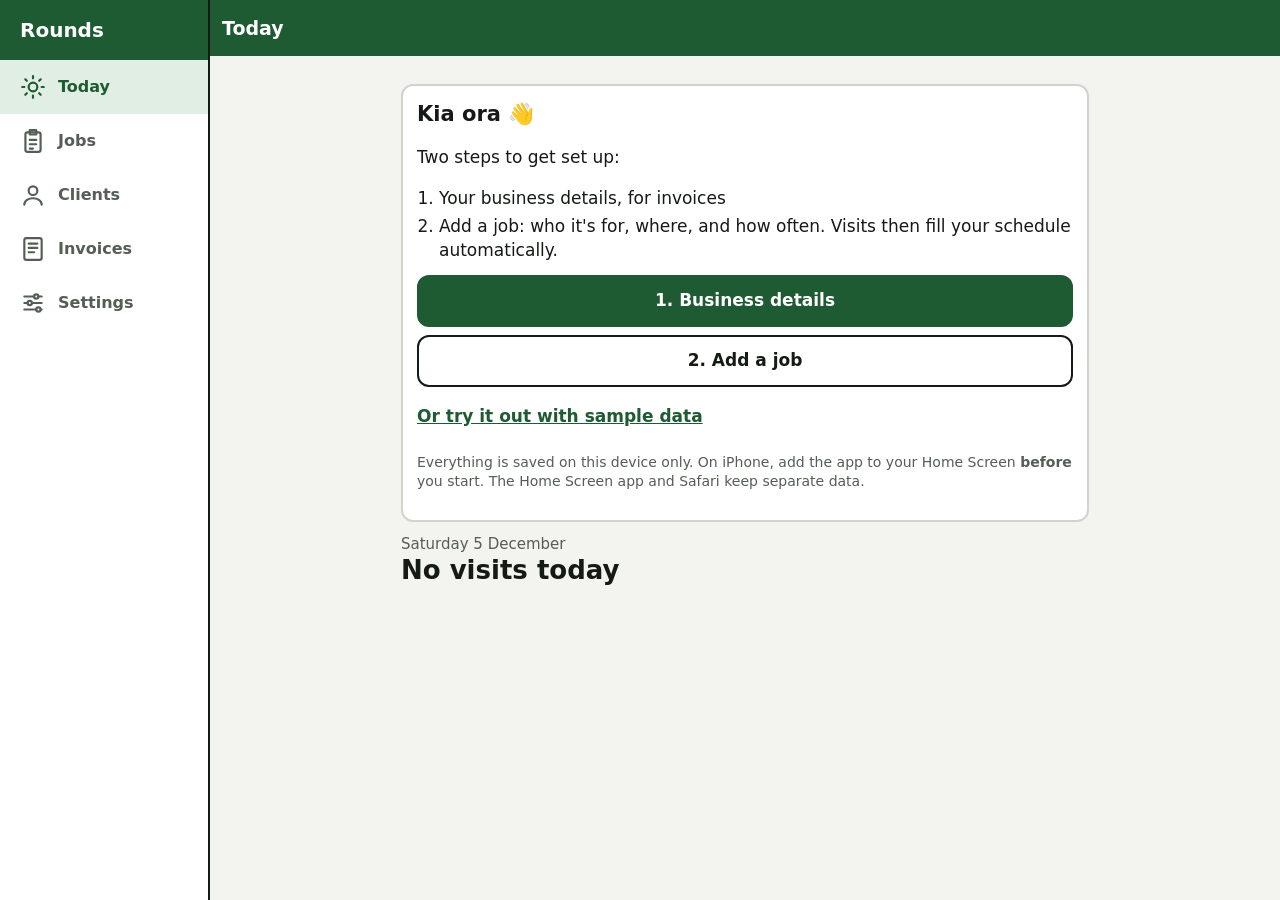
<file: index.html>
<!DOCTYPE html>
<html lang="en-NZ">
<head>
<meta charset="utf-8">
<meta name="viewport" content="width=device-width, initial-scale=1, viewport-fit=cover">
<title>Rounds</title>
<meta name="theme-color" content="#1e5a32">
<meta name="apple-mobile-web-app-capable" content="yes">
<meta name="mobile-web-app-capable" content="yes">
<meta name="apple-mobile-web-app-status-bar-style" content="black-translucent">
<meta name="apple-mobile-web-app-title" content="Rounds">
<link rel="manifest" href="manifest.webmanifest">
<link rel="icon" href="icon-192.png">
<link rel="apple-touch-icon" href="apple-touch-icon.png">
<link rel="stylesheet" href="styles.css">
</head>
<body>
<div id="app">
  <nav id="nav">
    <div class="brand">Rounds</div>
    <button data-tab="today" onclick="go('today')">
      <svg viewBox="0 0 24 24" fill="none" stroke="currentColor" stroke-width="2" stroke-linecap="round"><circle cx="12" cy="12" r="4"/><path d="M12 2v2M12 20v2M4.9 4.9l1.4 1.4M17.7 17.7l1.4 1.4M2 12h2M20 12h2M4.9 19.1l1.4-1.4M17.7 6.3l1.4-1.4"/></svg>Today</button>
    <button data-tab="jobs" onclick="go('jobs')">
      <svg viewBox="0 0 24 24" fill="none" stroke="currentColor" stroke-width="2" stroke-linecap="round" stroke-linejoin="round"><rect x="5" y="4" width="14" height="18" rx="2"/><path d="M9 2h6v4H9zM9 11h6M9 15h6M9 19h3"/></svg>Jobs</button>
    <button data-tab="clients" onclick="go('clients')">
      <svg viewBox="0 0 24 24" fill="none" stroke="currentColor" stroke-width="2" stroke-linecap="round"><circle cx="12" cy="8" r="4"/><path d="M4 21c0-4 4-6 8-6s8 2 8 6"/></svg>Clients</button>
    <button data-tab="money" onclick="go('money')">
      <svg viewBox="0 0 24 24" fill="none" stroke="currentColor" stroke-width="2" stroke-linecap="round"><rect x="4" y="2" width="16" height="20" rx="2"/><path d="M8 7h8M8 11h8M8 15h5"/></svg>Invoices</button>
    <button data-tab="settings" onclick="go('settings')">
      <svg viewBox="0 0 24 24" fill="none" stroke="currentColor" stroke-width="2" stroke-linecap="round"><path d="M4 6h9M17 6h3M4 12h3M11 12h9M4 18h11M19 18h1"/><circle cx="15" cy="6" r="2"/><circle cx="9" cy="12" r="2"/><circle cx="17" cy="18" r="2"/></svg>Settings</button>
  </nav>
  <div id="main">
    <header>
      <button id="back" hidden aria-label="Back">‹</button>
      <h1 id="title">Today</h1>
      <button id="action" hidden></button>
    </header>
    <main id="view"></main>
  </div>
</div>
<div id="sheet" hidden></div>
<div id="toast" hidden></div>
<div id="print"></div>
<noscript>Rounds needs JavaScript turned on.</noscript>
<script src="app.js"></script>
</body>
</html>
</file>
<file: styles.css>
/* Rounds v1: high contrast and big tap targets, for use outdoors with gloves on */
:root {
  --bg: #f3f4f0; --card: #fff; --ink: #141a14; --muted: #545e54; --line: #cfd5cb;
  --green: #1e5a32; --green-2: #e1eee4; --warn: #8a5100; --warn-bg: #fff3dc;
  --bad: #b3261e; --r: 12px; --tap: 52px;
}
* { box-sizing: border-box; }
html { -webkit-text-size-adjust: 100%; }
body { margin: 0; font: 17px/1.4 system-ui, -apple-system, "Segoe UI", Roboto, sans-serif; color: var(--ink); background: var(--bg); }
[hidden] { display: none !important; }

/* ---------- layout ---------- */
#app { display: flex; min-height: 100vh; }
#main { flex: 1; min-width: 0; padding-bottom: calc(84px + env(safe-area-inset-bottom)); }
#view { max-width: 720px; margin: 0 auto; padding: 16px; }
header { position: sticky; top: 0; z-index: 10; background: var(--green); color: #fff; display: flex; align-items: center; gap: 4px;
  padding: env(safe-area-inset-top) 8px 0; min-height: calc(56px + env(safe-area-inset-top)); }
header h1 { flex: 1; font-size: 19px; margin: 0 4px; white-space: nowrap; overflow: hidden; text-overflow: ellipsis; }
header button { background: none; border: 0; color: #fff; font: inherit; font-weight: 700; min-height: 48px; min-width: 48px; padding: 0 10px; cursor: pointer; }
#back { font-size: 30px; line-height: 1; }

#nav { position: fixed; bottom: 0; left: 0; right: 0; display: flex; background: #fff; border-top: 2px solid var(--ink);
  padding-bottom: env(safe-area-inset-bottom); z-index: 20; }
#nav button { flex: 1; min-height: 64px; display: flex; flex-direction: column; align-items: center; justify-content: center; gap: 2px;
  font: inherit; font-size: 12px; font-weight: 700; color: var(--muted); background: none; border: 0; cursor: pointer; }
#nav button.on { color: var(--green); background: var(--green-2); }
#nav svg { width: 26px; height: 26px; }
#nav .brand { display: none; }

@media (min-width: 900px) {
  #nav { position: sticky; top: 0; height: 100vh; flex-direction: column; width: 210px; flex: none; border-top: 0; border-right: 2px solid var(--ink); padding: 0; }
  #nav .brand { display: block; background: var(--green); color: #fff; font-weight: 800; font-size: 20px; padding: 16px 20px; min-height: 56px; }
  #nav button { flex: none; flex-direction: row; justify-content: flex-start; gap: 12px; padding: 0 20px; font-size: 16px; min-height: 54px; }
  #main { padding-bottom: 32px; }
}

/* ---------- type ---------- */
h2 { font-size: 18px; margin: 24px 0 8px; }
h3 { font-size: 21px; margin: 0 0 8px; }
.hero { margin: 4px 0 14px; }
.big { font-size: 26px; font-weight: 800; line-height: 1.2; }
.sub { color: var(--muted); font-size: 15px; }
.sm { font-size: 14px; }
.bad { color: var(--bad); font-weight: 700; }
.ok { color: var(--green); font-weight: 700; }
.center { text-align: center; }
.right, .r { text-align: right; }
.label { display: block; font-size: 13px; font-weight: 800; text-transform: uppercase; letter-spacing: .04em; color: var(--muted); margin: 18px 0 6px; }
.section-head { display: flex; align-items: baseline; justify-content: space-between; }

/* ---------- buttons ---------- */
.btn { display: flex; align-items: center; justify-content: center; gap: 8px; width: 100%; min-height: var(--tap); margin: 8px 0; padding: 0 16px;
  border: 2px solid var(--ink); border-radius: var(--r); background: #fff; color: var(--ink); font: inherit; font-weight: 700;
  text-decoration: none; text-align: center; cursor: pointer; }
.btn:active { transform: translateY(1px); }
.btn.primary { background: var(--green); border-color: var(--green); color: #fff; }
.btn.big { min-height: 64px; font-size: 19px; }
.btn.danger { border-color: var(--bad); color: var(--bad); margin-top: 24px; }
.btn.rain { background: #263238; border-color: #263238; color: #fff; }
.btn.sm { width: auto; min-height: 44px; margin: 0; padding: 0 14px; font-size: 15px; flex: none; }
.btn.sq { width: 52px; margin: 0; flex: none; font-size: 24px; padding: 0; }
.link { background: none; border: 0; color: var(--green); font: inherit; font-weight: 700; padding: 10px 0; cursor: pointer; text-decoration: underline; min-height: 44px; }
.links { display: flex; justify-content: space-between; flex-wrap: wrap; margin-top: 8px; }
.grid2, .grid3 { display: grid; gap: 8px; grid-template-columns: 1fr 1fr; margin: 8px 0; }
.grid3 { grid-template-columns: repeat(3, 1fr); }
.grid2 > .btn, .grid3 > .btn, .grid2 > .card { margin: 0; }
.row { display: flex; gap: 8px; align-items: center; }
.row .btn { width: auto; margin: 0; }
.stack { display: flex; flex-direction: column; align-items: flex-end; gap: 6px; }

/* ---------- cards & lists ---------- */
.card { display: block; background: var(--card); border: 2px solid var(--line); border-radius: var(--r); padding: 14px; margin: 12px 0; }
button.card, .card.tap { width: 100%; text-align: left; font: inherit; color: inherit; cursor: pointer; }
.card.warn { border-color: var(--warn); background: var(--warn-bg); }
.card.summary { display: flex; justify-content: space-between; align-items: center; border-color: var(--ink); }
.welcome ol { padding-left: 22px; margin: 8px 0 12px; }
.welcome li { margin-bottom: 4px; }
.mini { padding: 8px 0; border-bottom: 1px solid #ecd9b5; cursor: pointer; }
.list { background: #fff; border: 2px solid var(--line); border-radius: var(--r); padding: 0 12px; }
.item { display: flex; align-items: center; gap: 12px; width: 100%; min-height: 64px; padding: 12px 2px; text-align: left; background: none;
  border: 0; border-bottom: 1px solid var(--line); font: inherit; color: inherit; cursor: pointer; }
.list > .item:last-child, .card > .item:last-of-type { border-bottom: 0; }
.card > .item { border-top: 1px solid var(--line); border-bottom: 0; }
.grow { flex: 1; min-width: 0; }
.chev { font-size: 26px; color: var(--muted); flex: none; }
.amt { font-weight: 800; white-space: nowrap; }
.empty { padding: 26px 16px; text-align: center; color: var(--muted); border: 2px dashed var(--line); border-radius: var(--r); margin: 12px 0; }
.pad { padding: 10px 12px; }

/* ---------- today's run ---------- */
.run { list-style: none; padding: 0; margin: 0; }
.visit { display: flex; align-items: center; gap: 12px; background: #fff; border: 2px solid var(--ink); border-radius: var(--r); padding: 12px; margin-bottom: 10px; cursor: pointer; }
.visit .num { flex: none; width: 42px; height: 42px; border-radius: 50%; background: var(--ink); color: #fff; display: grid; place-items: center; font-weight: 800; font-size: 18px; }
.visit.done { border-color: var(--line); color: var(--muted); }
.visit.done .num { background: var(--green); }
.visit.done .name { text-decoration: line-through; }
.visit.skipped { opacity: .55; border-style: dashed; }
.name { font-weight: 800; font-size: 18px; }
.flag { display: inline-block; margin-top: 6px; font-size: 13px; font-weight: 800; background: var(--warn-bg); color: var(--warn); padding: 2px 8px; border-radius: 6px; border: 1px solid var(--warn); }
.updown { display: flex; flex-direction: column; gap: 6px; }
.updown button { width: 52px; height: 44px; border: 2px solid var(--ink); border-radius: 8px; background: #fff; font-size: 18px; cursor: pointer; }
.notes { background: var(--warn-bg); border-left: 6px solid var(--warn); border-radius: 8px; padding: 12px 14px; margin: 12px 0; font-weight: 700; }
.notes .label { margin-top: 0; color: var(--warn); }
.badge { display: inline-block; font-size: 13px; font-weight: 800; text-transform: uppercase; padding: 3px 10px; border-radius: 6px; background: #e3e7df; margin-bottom: 6px; }
.badge.done { background: var(--green); color: #fff; }

/* ---------- forms ---------- */
label { display: block; font-weight: 700; margin: 14px 0 6px; }
input, select, textarea { width: 100%; min-height: var(--tap); padding: 12px; font: inherit; color: var(--ink); background: #fff;
  border: 2px solid #7d887d; border-radius: 10px; }
input:focus, select:focus, textarea:focus { outline: 3px solid #86b893; border-color: var(--green); }
textarea { resize: vertical; min-height: 0; }
input[type=search] { margin-bottom: 12px; }
.two { display: grid; grid-template-columns: minmax(0, 1fr) minmax(0, 1fr); gap: 10px; }
input[type=date], input[type=time] { min-width: 0; -webkit-appearance: none; appearance: none; }
fieldset { border: 2px solid var(--line); border-radius: var(--r); padding: 4px 14px 14px; margin: 18px 0; }
legend { font-weight: 800; padding: 0 6px; }
.check { display: flex; align-items: center; gap: 12px; min-height: var(--tap); padding: 4px 12px; margin: 0 0 8px; border: 2px solid var(--line); border-radius: 10px; background: #fff; font-weight: 600; cursor: pointer; }
.check input { width: 26px; height: 26px; min-height: 0; flex: none; accent-color: var(--green); }
.chips { display: flex; flex-wrap: wrap; gap: 8px; margin: 6px 0 8px; }
.chip { position: relative; display: inline-flex; align-items: center; min-height: 44px; margin: 0; padding: 0 14px; border: 2px solid var(--line); border-radius: 22px;
  background: #fff; font: inherit; font-size: 15px; font-weight: 700; color: var(--ink); cursor: pointer; }
.chip input { position: absolute; opacity: 0; width: 0; height: 0; min-height: 0; }
.chip:has(input:checked) { background: var(--green); border-color: var(--green); color: #fff; }
.seg { display: flex; border: 2px solid var(--ink); border-radius: 10px; overflow: hidden; margin: 8px 0; }
.seg > button, .seg > label { position: relative; flex: 1; display: flex; align-items: center; justify-content: center; min-height: 50px; margin: 0; padding: 0 6px;
  border: 0; background: #fff; font: inherit; font-size: 15px; font-weight: 700; color: var(--ink); cursor: pointer; text-align: center; }
.seg > * + * { border-left: 2px solid var(--ink); }
.seg > .on, .seg > label:has(input:checked) { background: var(--ink); color: #fff; }
.seg input { position: absolute; opacity: 0; width: 0; height: 0; min-height: 0; }
.tabs { display: flex; gap: 6px; overflow-x: auto; margin: 12px 0; }
.tabs button { flex: 1 0 auto; min-height: 48px; padding: 0 12px; border: 2px solid var(--ink); border-radius: 10px; background: #fff; font: inherit; font-size: 15px; font-weight: 700; white-space: nowrap; cursor: pointer; }
.tabs button.on { background: var(--ink); color: #fff; }

/* ---------- schedule ---------- */
.weeknav { display: flex; align-items: center; gap: 8px; margin-bottom: 4px; }
.day { background: #fff; border: 2px solid var(--line); border-radius: var(--r); margin: 10px 0; overflow: hidden; }
.day.today { border-color: var(--ink); }
.day.past { opacity: .7; }
.day.over { outline: 3px dashed var(--green); }
.day-head { display: flex; justify-content: space-between; padding: 10px 12px; background: #eceee8; }
.slot { display: flex; gap: 10px; align-items: center; min-height: 54px; padding: 6px 12px; border-top: 1px solid var(--line); cursor: pointer; }
.slot .time { width: 46px; flex: none; font-size: 14px; color: var(--muted); }
.slot.done { color: var(--muted); }

/* ---------- messages ---------- */
.contact-row { display: flex; gap: 8px; align-items: center; padding: 12px 0; border-bottom: 1px solid var(--line); }
.contact-row.sent b::after, .sent-wrap .contact-row b::after { content: "  ✓ sent"; color: var(--green); }
.msg { background: var(--bg); border-radius: 10px; padding: 12px; margin: 10px 0; font-size: 15px; }

/* ---------- quote / invoice editor ---------- */
.line { border: 2px solid var(--line); border-radius: 10px; padding: 8px; margin-bottom: 8px; background: #fff; }
.line-nums { display: flex; gap: 6px; align-items: center; margin-top: 6px; }
.line-nums input { min-height: 46px; padding: 8px; }
.line-nums .qty { width: 62px; flex: none; }
.line-nums .unit { width: 104px; flex: none; }
.lt { flex: 1; text-align: right; font-weight: 800; }
.x { width: 44px; height: 44px; flex: none; border: 0; background: none; font-size: 20px; color: var(--bad); cursor: pointer; }
.totals { background: #fff; border: 2px solid var(--ink); border-radius: var(--r); padding: 12px 14px; margin: 14px 0; }
.totals div { display: flex; justify-content: space-between; padding: 3px 0; }
.totals .grand { font-size: 21px; font-weight: 800; }
.totals div + .grand, .totals .grand + div { border-top: 2px solid var(--line); margin-top: 6px; padding-top: 8px; }

/* ---------- sheet & toast ---------- */
.sheet-bg { position: fixed; inset: 0; background: rgba(0, 0, 0, .5); z-index: 40; }
.sheet-card { position: fixed; left: 0; right: 0; bottom: 0; z-index: 41; max-width: 560px; max-height: 88vh; overflow: auto; margin: 0 auto;
  background: #fff; border-radius: 18px 18px 0 0; padding: 20px 16px calc(20px + env(safe-area-inset-bottom)); }
.sheet-card input[type=date] { margin: 6px 0; }
#toast { position: fixed; left: 50%; top: calc(68px + env(safe-area-inset-top)); transform: translateX(-50%); z-index: 60; max-width: 92vw;
  background: var(--ink); color: #fff; padding: 12px 18px; border-radius: 10px; font-weight: 700; box-shadow: 0 6px 20px rgba(0,0,0,.25); }

/* ---------- printable quote / invoice ---------- */
#print { display: none; }
.inv { max-width: 760px; margin: 0 auto; color: #000; font-size: 11pt; }
.inv h1 { margin: 0; font-size: 24pt; }
.inv-head { display: flex; justify-content: space-between; gap: 24px; padding-bottom: 12px; border-bottom: 2px solid #000; }
.inv-meta { display: flex; justify-content: space-between; gap: 24px; margin: 18px 0; }
.inv-meta td { padding: 2px 0 2px 16px; }
.inv .lbl { font-size: 9pt; text-transform: uppercase; color: #555; font-weight: 700; }
.inv table { border-collapse: collapse; }
.inv-lines { width: 100%; }
.inv-lines th { text-align: left; border-bottom: 2px solid #000; padding: 6px 4px; }
.inv-lines td { border-bottom: 1px solid #ccc; padding: 6px 4px; vertical-align: top; }
.inv-lines .r, .inv-totals .r { text-align: right; }
.inv-totals { margin: 12px 0 0 auto; min-width: 280px; }
.inv-totals td { padding: 4px; }
.inv-totals .g td { font-weight: 800; font-size: 13pt; border-top: 2px solid #000; }
.inv .pay { margin-top: 24px; padding: 12px; border: 1px solid #000; }

@media print {
  #app, #sheet, #toast { display: none !important; }
  #print { display: block; }
  body { background: #fff; }
  @page { margin: 16mm; }
}
.inv .pay b { font-size: 12pt; line-height: 1.5; }
.inv .pay-ref { margin-top: 8px; }
.btn.add-job { font-size: 20px; min-height: 64px; }
.today-head { display: flex; align-items: center; gap: 12px; }
.btn.rain-sm { width: auto; flex: none; margin: 0; min-height: 60px; padding: 6px 14px; gap: 8px; background: #263238; border-color: #263238; color: #fff; text-align: left; }
.rain-sm .rain-ico { font-size: 24px; }
.rain-sm b { display: block; font-size: 16px; }
.rain-sm small { display: block; font-size: 13px; font-weight: 600; opacity: .9; }

.add-row { margin: 10px 0 14px; }
.add-row .btn.add-job { font-size: 18px; }
</file>
